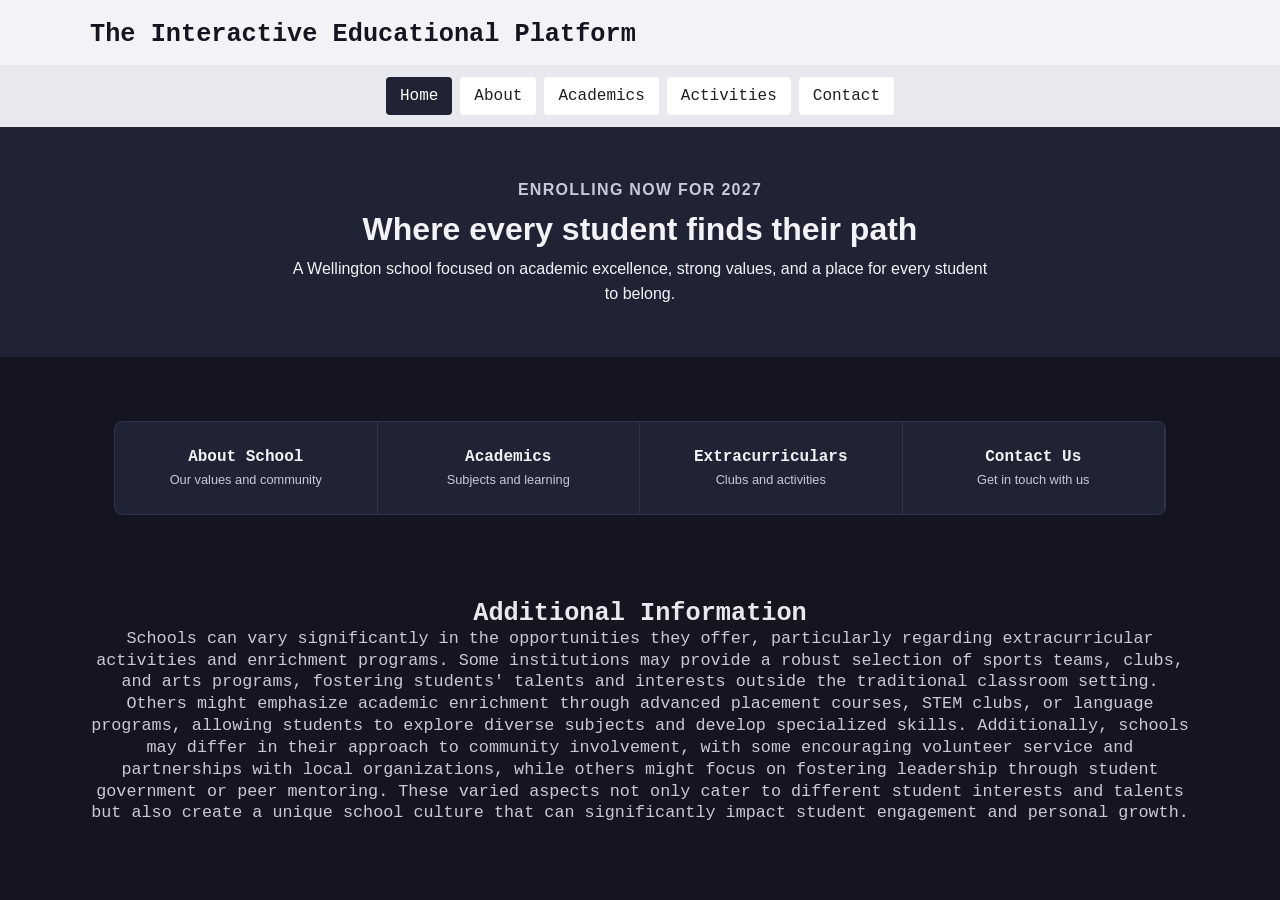
<file: index.html>
<!DOCTYPE html>
<html lang="en">
<head>
    <meta charset="UTF-8">
    <meta name="viewport" content="width=device-width, initial-scale=1.0">

    <title>Interactive Educational Website</title>

    <link rel="stylesheet" href="css/style.css">
    <script src="js/script.js" defer></script>
</head>

<body class="body">
    <header class="header">
        <h1 class="header-title">The Interactive Educational Platform</h1>

        <nav class="header2" aria-label="Main navigation">
            <a href="index.html" class="nav-link" aria-current="page">Home</a>
            <a href="about.html" class="nav-link">About</a>
            <a href="Platforms.html" class="nav-link">Academics</a>
            <a href="something.html" class="nav-link">Activities</a>
            <a href="contact.html" class="nav-link">Contact</a>
        </nav>
    </header>

    <header class="hero-header">
        <p class="enrollment-message">Enrolling now for 2027</p>
        <h2>Where every student finds their path</h2>
        <p>A Wellington school focused on academic excellence, strong values, and a place for every student to belong.</p>
    </header>

    <main class="home-content">
        <section class="home-sections" aria-label="Explore our school">
            <a class="info-card" href="about.html">
                <span>About School</span>
                <span class="info-description">Our values and community</span>
            </a>

            <a class="info-card" href="Platforms.html">
                <span>Academics</span>
                <span class="info-description">Subjects and learning</span>
            </a>

            <a class="info-card" href="something.html">
                <span>Extracurriculars</span>
                <span class="info-description">Clubs and activities</span>
            </a>

            <a class="info-card" href="contact.html">
                <span>Contact Us</span>
                <span class="info-description">Get in touch with us</span>
            </a>
        </section>
    </main>
    <header>
        <h2 class="header-title2">Additional Information</h2>
        <p class="header-description2">
            Schools can vary significantly in the opportunities they offer, particularly regarding extracurricular activities and enrichment programs. Some institutions may provide a robust selection of sports teams, clubs, and arts programs, fostering students' talents and interests outside the traditional classroom setting. Others might emphasize academic enrichment through advanced placement courses, STEM clubs, or language programs, allowing students to explore diverse subjects and develop specialized skills. Additionally, schools may differ in their approach to community involvement, with some encouraging volunteer service and partnerships with local organizations, while others might focus on fostering leadership through student government or peer mentoring. These varied aspects not only cater to different student interests and talents but also create a unique school culture that can significantly impact student engagement and personal growth.
        </p>
    </header>
</body>
</html>
</file>
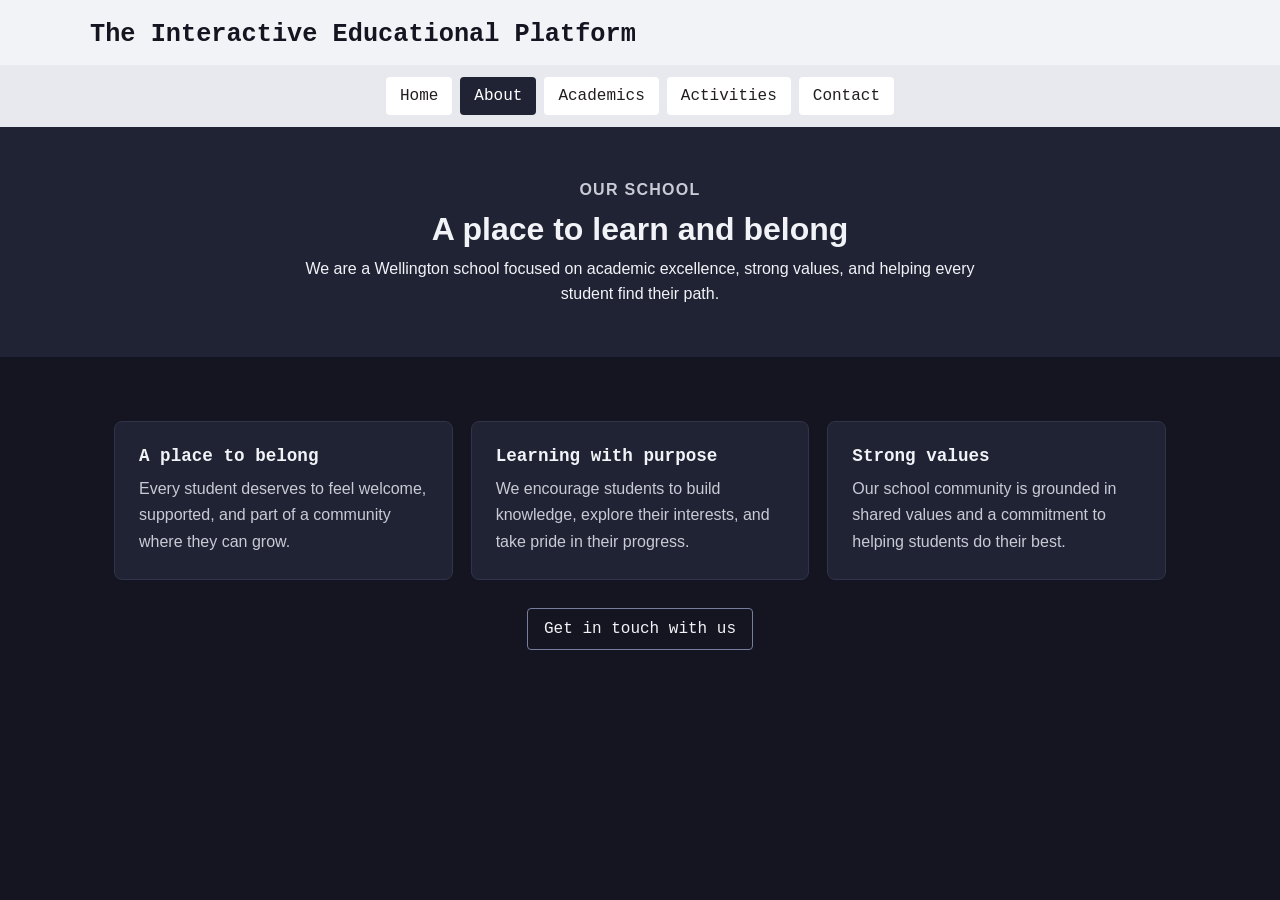
<file: about.html>
<!DOCTYPE html>
<html lang="en">
<head>
    <meta charset="UTF-8">
    <meta name="viewport" content="width=device-width, initial-scale=1.0">
    <title>About | The Interactive Educational Platform</title>
    <link rel="stylesheet" href="css/style.css">
    <script src="js/script.js" defer></script>
</head>

<body class="body">
    <header class="header">
        <h1 class="header-title">The Interactive Educational Platform</h1>

        <nav class="header2" aria-label="Main navigation">
            <a href="index.html" class="nav-link">Home</a>
            <a href="about.html" class="nav-link" aria-current="page">About</a>
            <a href="Platforms.html" class="nav-link">Academics</a>
            <a href="something.html" class="nav-link">Activities</a>
            <a href="contact.html" class="nav-link">Contact</a>
        </nav>
    </header>

    <header class="hero-header">
        <p class="enrollment-message">Our school</p>
        <h2>A place to learn and belong</h2>
        <p>We are a Wellington school focused on academic excellence, strong values, and helping every student find their path.</p>
    </header>

    <main class="page-content">
        <section class="content-grid" aria-label="What matters to us">
            <article class="content-card">
                <h3>A place to belong</h3>
                <p>Every student deserves to feel welcome, supported, and part of a community where they can grow.</p>
            </article>
            <article class="content-card">
                <h3>Learning with purpose</h3>
                <p>We encourage students to build knowledge, explore their interests, and take pride in their progress.</p>
            </article>
            <article class="content-card">
                <h3>Strong values</h3>
                <p>Our school community is grounded in shared values and a commitment to helping students do their best.</p>
            </article>
        </section>
        <p class="page-link-wrap"><a class="text-link" href="contact.html">Get in touch with us</a></p>
    </main>
</body>
</html>
</file>
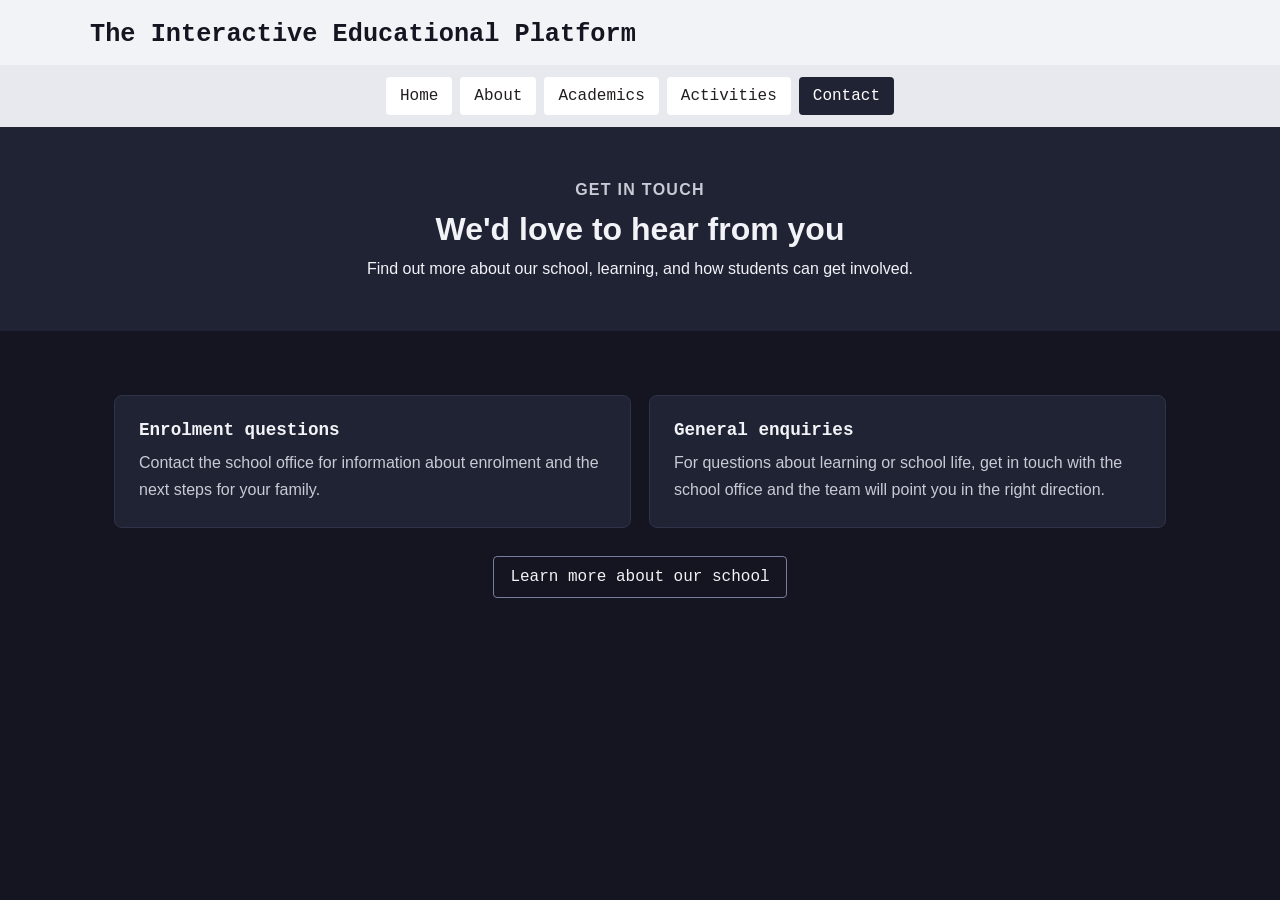
<file: contact.html>
<!DOCTYPE html>
<html lang="en">
<head>
    <meta charset="UTF-8">
    <meta name="viewport" content="width=device-width, initial-scale=1.0">
    <title>Contact | The Interactive Educational Platform</title>
    <link rel="stylesheet" href="css/style.css">
    <script src="js/script.js" defer></script>
</head>

<body class="body">
    <header class="header">
        <h1 class="header-title">The Interactive Educational Platform</h1>

        <nav class="header2" aria-label="Main navigation">
            <a href="index.html" class="nav-link">Home</a>
            <a href="about.html" class="nav-link">About</a>
            <a href="Platforms.html" class="nav-link">Academics</a>
            <a href="something.html" class="nav-link">Activities</a>
            <a href="contact.html" class="nav-link" aria-current="page">Contact</a>
        </nav>
    </header>

    <header class="hero-header">
        <p class="enrollment-message">Get in touch</p>
        <h2>We'd love to hear from you</h2>
        <p>Find out more about our school, learning, and how students can get involved.</p>
    </header>

    <main class="page-content">
        <section class="content-grid contact-grid" aria-label="Contact the school">
            <article class="content-card">
                <h3>Enrolment questions</h3>
                <p>Contact the school office for information about enrolment and the next steps for your family.</p>
            </article>
            <article class="content-card">
                <h3>General enquiries</h3>
                <p>For questions about learning or school life, get in touch with the school office and the team will point you in the right direction.</p>
            </article>
        </section>
        <p class="page-link-wrap"><a class="text-link" href="about.html">Learn more about our school</a></p>
    </main>
</body>
</html>
</file>
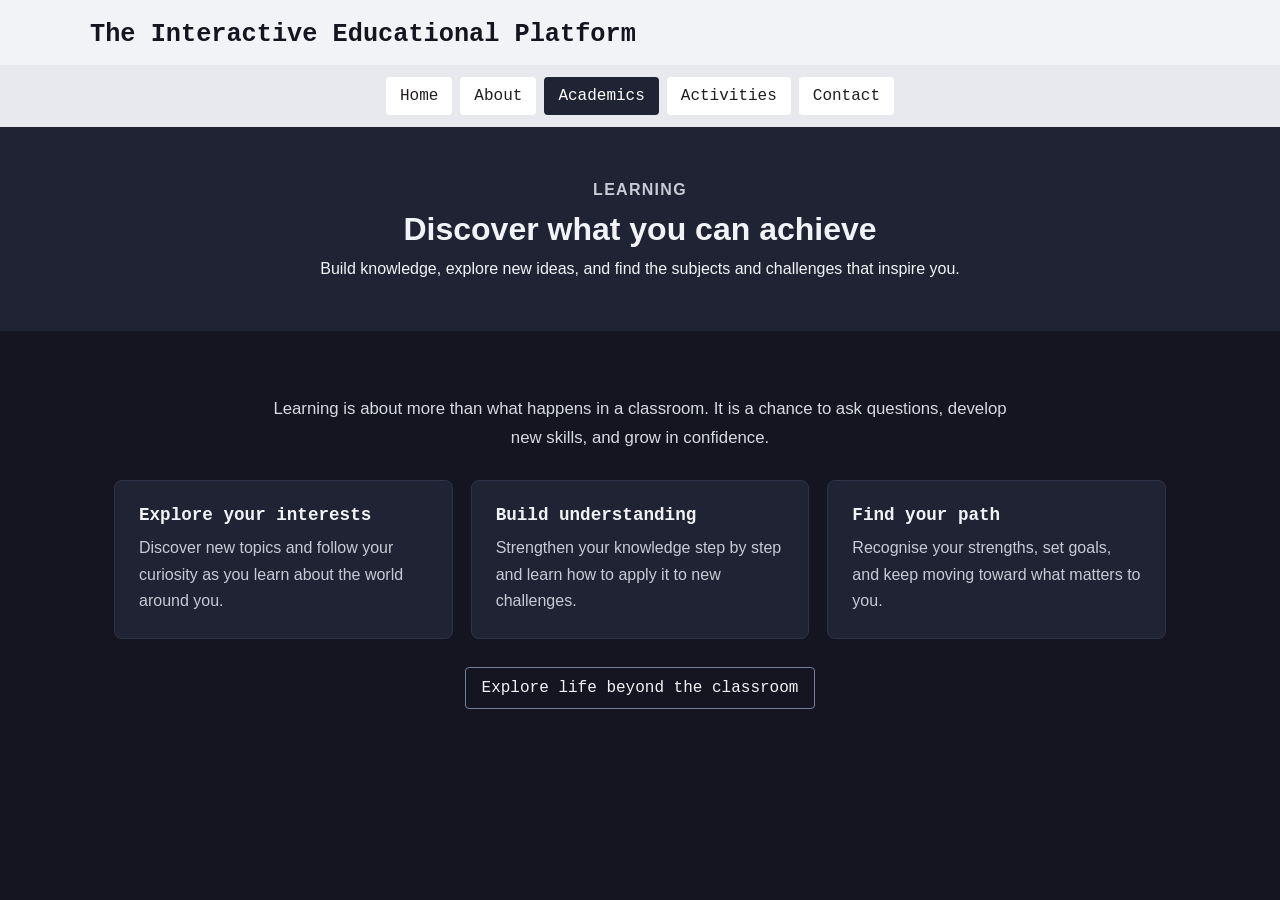
<file: Platforms.html>
<!DOCTYPE html>
<html lang="en">
<head>
    <meta charset="UTF-8">
    <meta name="viewport" content="width=device-width, initial-scale=1.0">
    <title>Academics | The Interactive Educational Platform</title>
    <link rel="stylesheet" href="css/style.css">
    <script src="js/script.js" defer></script>
</head>

<body class="body">
    <header class="header">
        <h1 class="header-title">The Interactive Educational Platform</h1>

        <nav class="header2" aria-label="Main navigation">
            <a href="index.html" class="nav-link">Home</a>
            <a href="about.html" class="nav-link">About</a>
            <a href="Platforms.html" class="nav-link" aria-current="page">Academics</a>
            <a href="something.html" class="nav-link">Activities</a>
            <a href="contact.html" class="nav-link">Contact</a>
        </nav>
    </header>

    <header class="hero-header">
        <p class="enrollment-message">Learning</p>
        <h2>Discover what you can achieve</h2>
        <p>Build knowledge, explore new ideas, and find the subjects and challenges that inspire you.</p>
    </header>

    <main class="page-content">
        <p class="page-intro">Learning is about more than what happens in a classroom. It is a chance to ask questions, develop new skills, and grow in confidence.</p>
        <section class="content-grid" aria-label="Our approach to learning">
            <article class="content-card">
                <h3>Explore your interests</h3>
                <p>Discover new topics and follow your curiosity as you learn about the world around you.</p>
            </article>
            <article class="content-card">
                <h3>Build understanding</h3>
                <p>Strengthen your knowledge step by step and learn how to apply it to new challenges.</p>
            </article>
            <article class="content-card">
                <h3>Find your path</h3>
                <p>Recognise your strengths, set goals, and keep moving toward what matters to you.</p>
            </article>
        </section>
        <p class="page-link-wrap"><a class="text-link" href="something.html">Explore life beyond the classroom</a></p>
    </main>
</body>
</html>
</file>
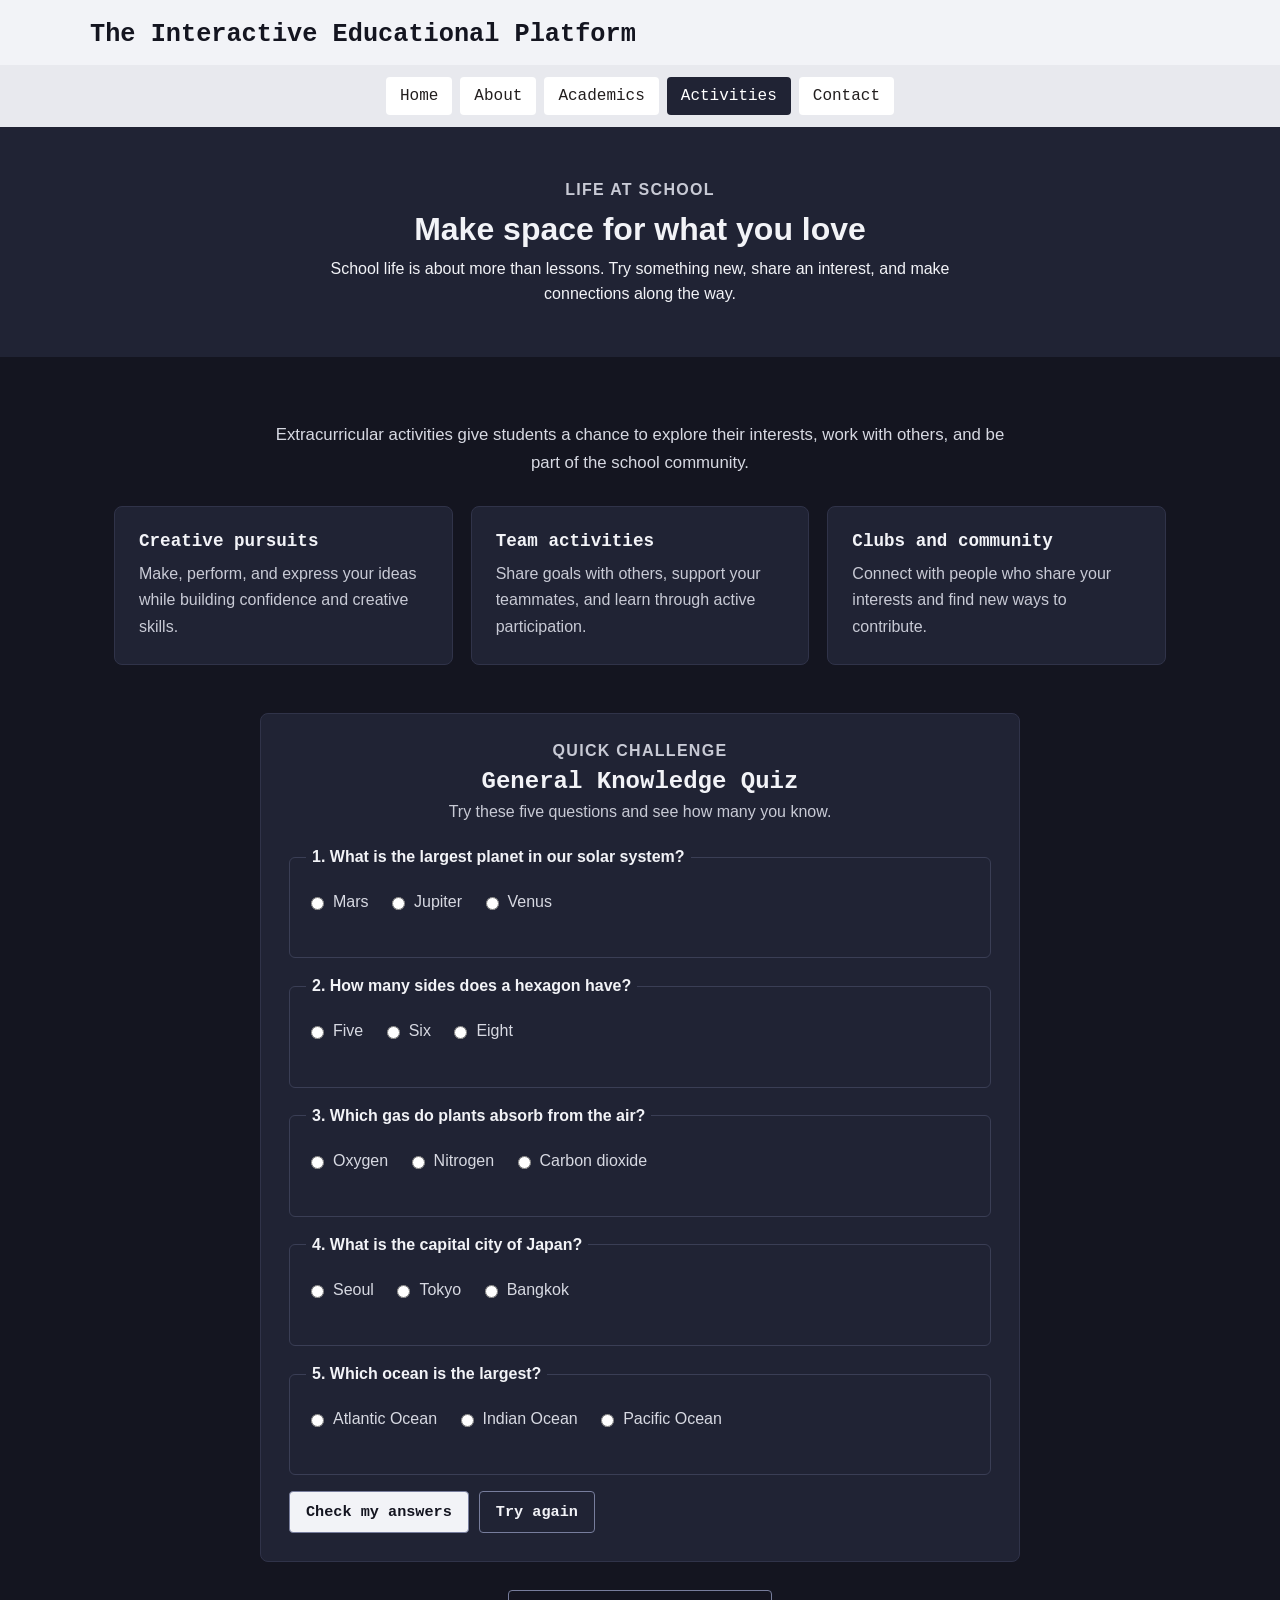
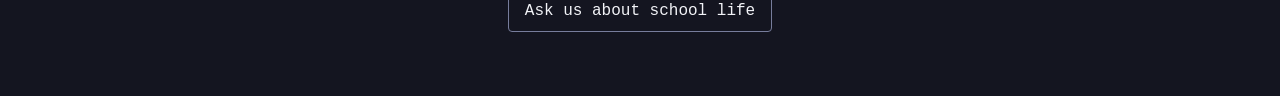
<file: something.html>
<!DOCTYPE html>
<html lang="en">
<head>
    <meta charset="UTF-8">
    <meta name="viewport" content="width=device-width, initial-scale=1.0">
    <title>Activities | The Interactive Educational Platform</title>
    <link rel="stylesheet" href="css/style.css">
    <script src="js/script.js" defer></script>
</head>

<body class="body">
    <header class="header">
        <h1 class="header-title">The Interactive Educational Platform</h1>

        <nav class="header2" aria-label="Main navigation">
            <a href="index.html" class="nav-link">Home</a>
            <a href="about.html" class="nav-link">About</a>
            <a href="Platforms.html" class="nav-link">Academics</a>
            <a href="something.html" class="nav-link" aria-current="page">Activities</a>
            <a href="contact.html" class="nav-link">Contact</a>
        </nav>
    </header>

    <header class="hero-header">
        <p class="enrollment-message">Life at school</p>
        <h2>Make space for what you love</h2>
        <p>School life is about more than lessons. Try something new, share an interest, and make connections along the way.</p>
    </header>

    <main class="page-content">
        <p class="page-intro">Extracurricular activities give students a chance to explore their interests, work with others, and be part of the school community.</p>
        <section class="content-grid" aria-label="Ways to get involved">
            <article class="content-card">
                <h3>Creative pursuits</h3>
                <p>Make, perform, and express your ideas while building confidence and creative skills.</p>
            </article>
            <article class="content-card">
                <h3>Team activities</h3>
                <p>Share goals with others, support your teammates, and learn through active participation.</p>
            </article>
            <article class="content-card">
                <h3>Clubs and community</h3>
                <p>Connect with people who share your interests and find new ways to contribute.</p>
            </article>
        </section>

        <section class="quiz-card" aria-labelledby="quiz-title">
            <div class="quiz-heading">
                <p class="enrollment-message">Quick challenge</p>
                <h2 id="quiz-title">General Knowledge Quiz</h2>
                <p>Try these five questions and see how many you know.</p>
            </div>

            <form id="trivia-quiz">
                <fieldset class="quiz-question">
                    <legend>1. What is the largest planet in our solar system?</legend>
                    <label><input type="radio" name="q1" value="mars" required> Mars</label>
                    <label><input type="radio" name="q1" value="jupiter"> Jupiter</label>
                    <label><input type="radio" name="q1" value="venus"> Venus</label>
                    <p class="quiz-feedback" id="feedback-q1"></p>
                </fieldset>

                <fieldset class="quiz-question">
                    <legend>2. How many sides does a hexagon have?</legend>
                    <label><input type="radio" name="q2" value="five" required> Five</label>
                    <label><input type="radio" name="q2" value="six"> Six</label>
                    <label><input type="radio" name="q2" value="eight"> Eight</label>
                    <p class="quiz-feedback" id="feedback-q2"></p>
                </fieldset>

                <fieldset class="quiz-question">
                    <legend>3. Which gas do plants absorb from the air?</legend>
                    <label><input type="radio" name="q3" value="oxygen" required> Oxygen</label>
                    <label><input type="radio" name="q3" value="nitrogen"> Nitrogen</label>
                    <label><input type="radio" name="q3" value="carbon-dioxide"> Carbon dioxide</label>
                    <p class="quiz-feedback" id="feedback-q3"></p>
                </fieldset>

                <fieldset class="quiz-question">
                    <legend>4. What is the capital city of Japan?</legend>
                    <label><input type="radio" name="q4" value="seoul" required> Seoul</label>
                    <label><input type="radio" name="q4" value="tokyo"> Tokyo</label>
                    <label><input type="radio" name="q4" value="bangkok"> Bangkok</label>
                    <p class="quiz-feedback" id="feedback-q4"></p>
                </fieldset>

                <fieldset class="quiz-question">
                    <legend>5. Which ocean is the largest?</legend>
                    <label><input type="radio" name="q5" value="atlantic" required> Atlantic Ocean</label>
                    <label><input type="radio" name="q5" value="indian"> Indian Ocean</label>
                    <label><input type="radio" name="q5" value="pacific"> Pacific Ocean</label>
                    <p class="quiz-feedback" id="feedback-q5"></p>
                </fieldset>

                <div class="quiz-actions">
                    <button class="quiz-button" type="submit">Check my answers</button>
                    <button class="quiz-button quiz-button-secondary" type="reset">Try again</button>
                </div>
                <p class="quiz-result" id="quiz-result" role="status" aria-live="polite" hidden></p>
            </form>
        </section>

        <p class="page-link-wrap"><a class="text-link" href="contact.html">Ask us about school life</a></p>
    </main>
</body>
</html>
</file>
<file: css/style.css>
* {
   box-sizing: border-box;
}

body {
   margin: 0;
   font-family: Arial, sans-serif;
}

.body {
   min-height: 100vh;
   background-color: #141520;
   color: #f2f3f7;
}

.header {
   background-color: #f2f3f7;
   color: #040405;
   padding: 20px 24px 0;
}

.header-title {
   max-width: 1100px;
   margin: 0 auto;
   color: #141520;
   font-family: 'Courier New', Courier, monospace;
   font-size: 1.58rem;
   font-weight: bold;
}

.header-title2 {
   max-width: 1100px;
   margin: 0 auto;
   color: #e8e9ee;
   font-family: 'Courier New', Courier, monospace;
   font-size: 1.58rem;
   font-weight: bold;
   text-align: center;
   padding: 20px 0 0;
}

.header2 {
   display: flex;
   justify-content: center;
   flex-wrap: wrap;
   gap: 8px;
   margin: 16px -24px 0;
   padding: 12px 24px;
   background-color: #e8e9ee;
}

.header-description2 {
   max-width: 1100px;
   margin: 0 auto 19px;
   color: #c8cad5;
   font-size: 1.05rem;
   line-height: 1.3;
   text-align: center;
   font-family: courier new, courier, monospace;

}

.nav-link {
   display: inline-block;
   padding: 10px 14px;
   border-radius: 4px;
   background-color: #ffffff;
   color: #221e1e;
   font-family: 'Courier New', Courier, monospace;
   text-align: center;
   text-decoration: none;
   transition: background-color 0.2s ease, color 0.2s ease;
}

.nav-link:hover,
.nav-link:focus-visible,
.nav-link[aria-current="page"] {
   background-color: #202334;
   color: #ffffff;
}

.hero-header {
   padding: 42px 24px;
   background-color: #202334;
   color: #f2f3f7;
   text-align: center;
}

.hero-header h2 {
   margin: 8px 0;
   font-size: 2rem;
}

.hero-header p {
   max-width: 700px;
   margin: 8px auto;
   line-height: 1.6;
}

.enrollment-message {
   color: #c8cad5;
   font-weight: bold;
   letter-spacing: 0.08em;
   text-transform: uppercase;
}

.home-content,
.page-content {
   max-width: 1100px;
   margin: 0 auto;
   padding: 64px 24px;
}

.home-sections {
   display: flex;
   justify-content: center;
   flex-wrap: wrap;
   overflow: hidden;
   border: 1px solid #303349;
   border-radius: 8px;
   background-color: #202334;
}

.info-card {
   display: flex;
   align-items: center;
   flex: 1 1 160px;
   flex-direction: column;
   justify-content: center;
   min-height: 92px;
   padding: 16px 20px;
   border-right: 1px solid #303349;
   color: #f2f3f7;
   font-family: 'Courier New', Courier, monospace;
   font-weight: bold;
   text-align: center;
   text-decoration: none;
}

.info-description {
   margin-top: 6px;
   color: #c8cad5;
   font-family: Arial, sans-serif;
   font-size: 0.8rem;
   font-weight: normal;
}

.info-card:hover,
.info-card:focus-visible {
   background-color: #2b2e43;
   color: #ffffff;
}

.page-intro {
   max-width: 760px;
   margin: 0 auto 28px;
   color: #d7d9e2;
   font-size: 1.05rem;
   line-height: 1.7;
   text-align: center;
}

.content-grid {
   display: grid;
   grid-template-columns: repeat(auto-fit, minmax(220px, 1fr));
   gap: 18px;
}

.content-card {
   padding: 24px;
   border: 1px solid #303349;
   border-radius: 8px;
   background-color: #202334;
}

.content-card h3 {
   margin: 0 0 10px;
   color: #f2f3f7;
   font-family: 'Courier New', Courier, monospace;
   font-size: 1.1rem;
}

.content-card p {
   margin: 0;
   color: #c8cad5;
   line-height: 1.65;
}

.quiz-card {
   max-width: 760px;
   margin: 48px auto 0;
   padding: 28px;
   border: 1px solid #303349;
   border-radius: 8px;
   background-color: #202334;
}

.quiz-heading {
   margin-bottom: 24px;
   text-align: center;
}

.quiz-heading .enrollment-message {
   margin: 0 0 8px;
}

.quiz-heading h2 {
   margin: 0 0 8px;
   font-family: 'Courier New', Courier, monospace;
}

.quiz-heading p:last-child {
   margin: 0;
   color: #c8cad5;
}

.quiz-question {
   margin: 0 0 16px;
   padding: 16px;
   border: 1px solid #3a3e55;
   border-radius: 6px;
}

.quiz-question legend {
   padding: 0 6px;
   font-weight: bold;
   line-height: 1.5;
}

.quiz-question label {
   display: inline-flex;
   align-items: center;
   gap: 6px;
   margin: 8px 14px 0 0;
   color: #d7d9e2;
   cursor: pointer;
}

.quiz-question input {
   accent-color: #858db8;
}

.quiz-feedback {
   min-height: 1.2em;
   margin: 10px 0 0;
   font-size: 0.9rem;
}

.is-correct {
   color: #a8e6bd;
}

.is-incorrect {
   color: #ffc0c0;
}

.quiz-actions {
   display: flex;
   flex-wrap: wrap;
   gap: 10px;
}

.quiz-button {
   padding: 11px 16px;
   border: 1px solid #777d9c;
   border-radius: 4px;
   background-color: #f2f3f7;
   color: #141520;
   font: bold 0.95rem 'Courier New', Courier, monospace;
   cursor: pointer;
}

.quiz-button:hover,
.quiz-button:focus-visible {
   background-color: #d7d9e2;
}

.quiz-button-secondary {
   background-color: transparent;
   color: #f2f3f7;
}

.quiz-button-secondary:hover,
.quiz-button-secondary:focus-visible {
   background-color: #2b2e43;
   color: #ffffff;
}

.quiz-result {
   margin: 18px 0 0;
   color: #f2f3f7;
   font-family: 'Courier New', Courier, monospace;
   font-size: 1.1rem;
   font-weight: bold;
}

.page-link-wrap {
   margin: 28px 0 0;
   text-align: center;
}

.text-link {
   display: inline-block;
   padding: 11px 16px;
   border: 1px solid #777d9c;
   border-radius: 4px;
   color: #f2f3f7;
   font-family: 'Courier New', Courier, monospace;
   text-decoration: none;
}

.text-link:hover,
.text-link:focus-visible {
   background-color: #2b2e43;
}
</file>
